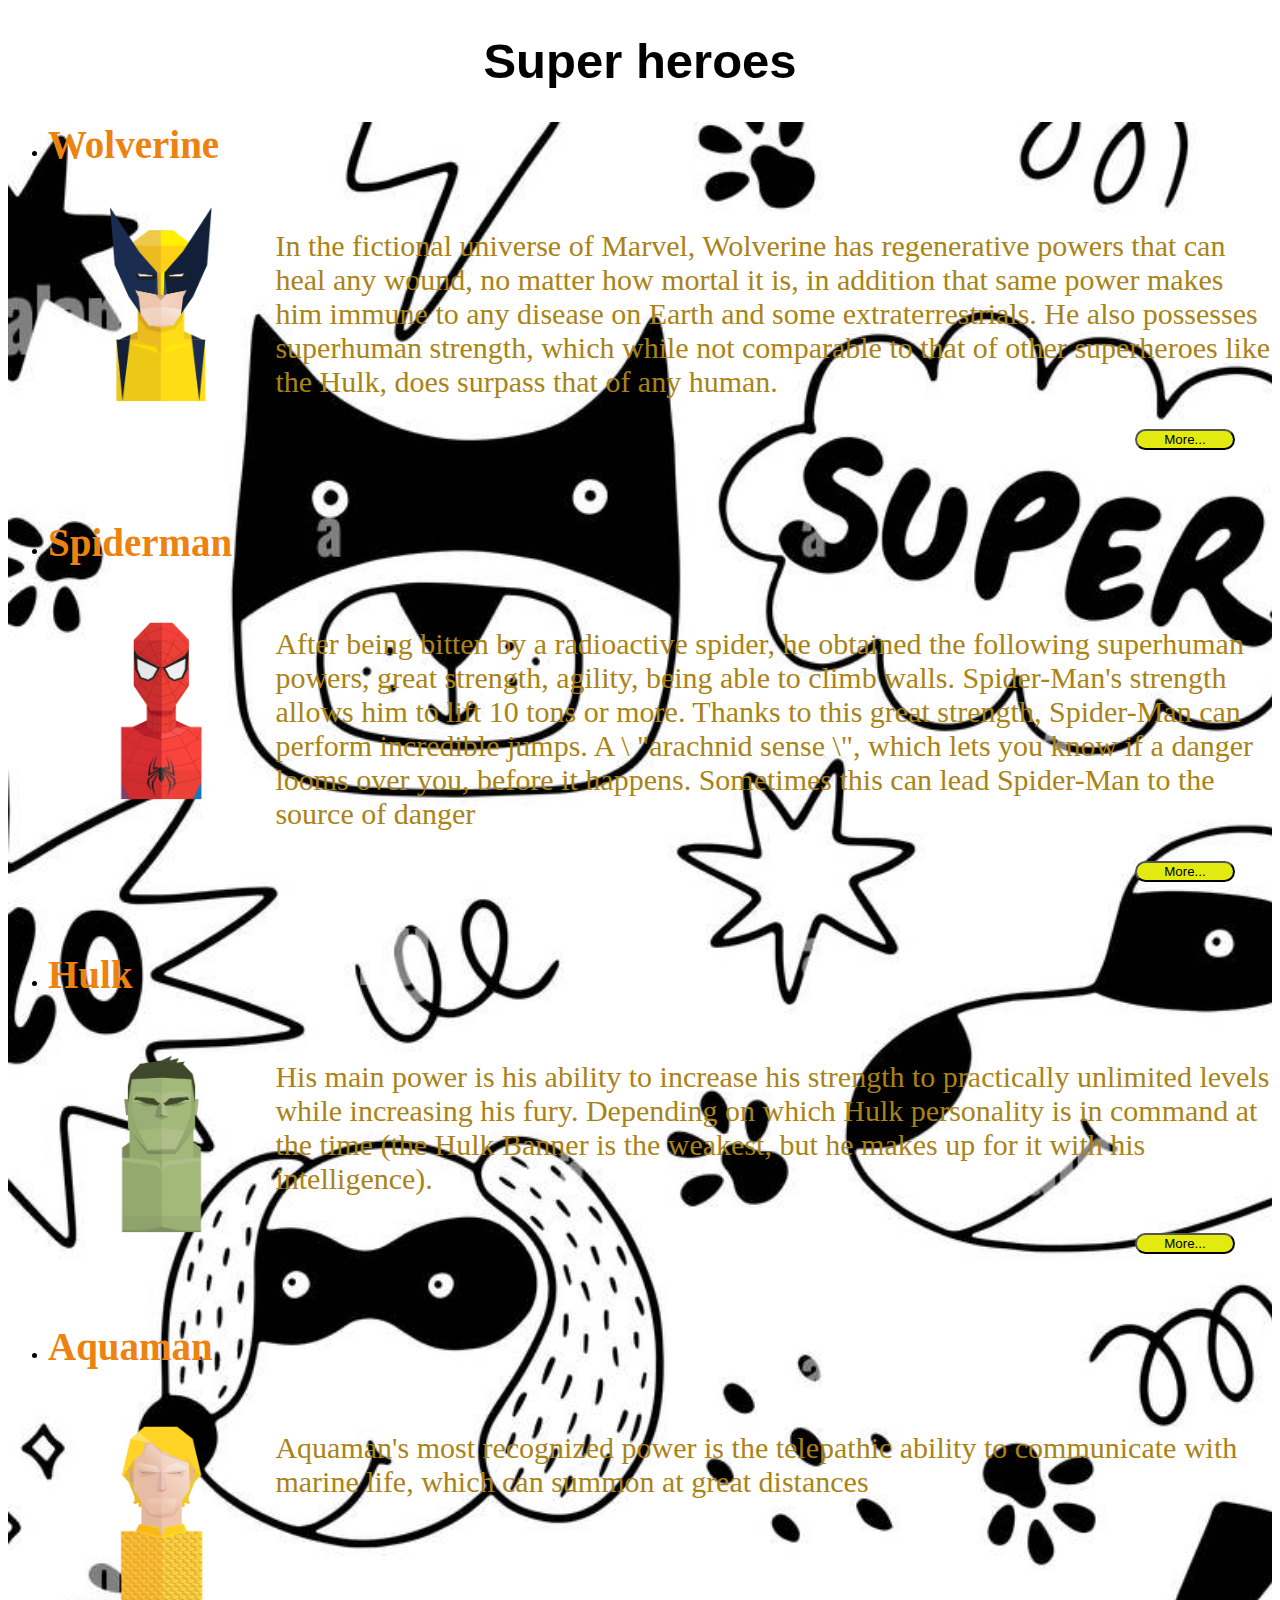
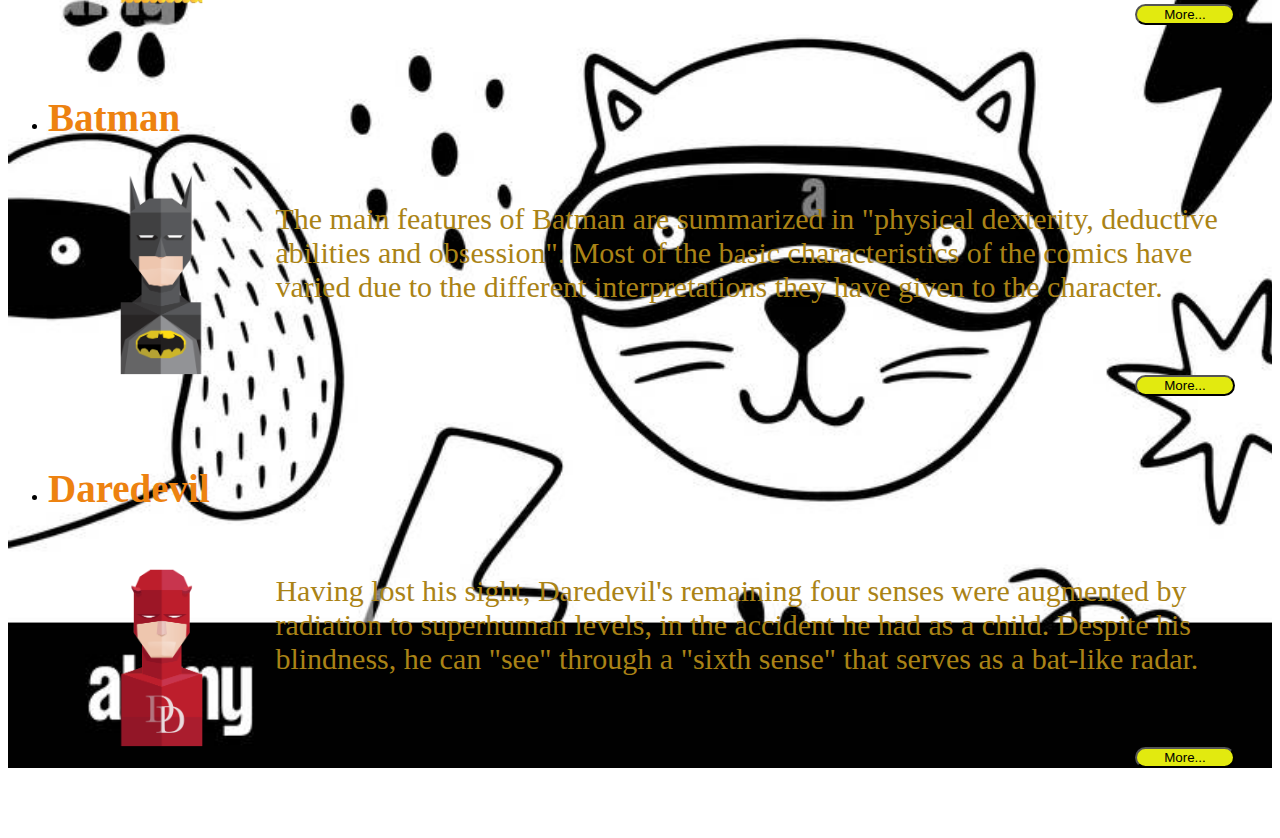
<file: 5-flexbox/assets/index.html>
<!DOCTYPE html>
<html lang="en">

<head>
    <meta charset="UTF-8">
    <meta name="viewport" content="width=device-width, initial-scale=1.0">
    <link rel="stylesheet" href="style.css">
    <title>Document</title>
    <link rel="stylesheet" href="style.css">
</head>

<body>
    <h1>Super heroes</h1>
    <main>
    <ul>
        <li>
            <h2>Wolverine</h2>
            <div class="content">
                <img src="wolverine.png" alt="wolverine">
                <p>
                    In the fictional universe of Marvel, Wolverine has regenerative powers that can heal any wound, no
                    matter how mortal it is, in addition that same power makes him immune to any disease on Earth and
                    some extraterrestrials. He also possesses superhuman strength, which while not comparable to that of
                    other superheroes like the Hulk, does surpass that of any human.
                </p>
            </div>
            <div class="btn">
            <button type="button" class="heroe-button" >More...</button>
        </div>
        </li>
        <li>
            <h2>Spiderman</h2>
            <div class="content">
                <img src="spiderman.png" alt="spiderman">
                <p>
                    After being bitten by a radioactive spider, he obtained the following superhuman powers, great
                    strength,
                    agility, being able to climb walls. Spider-Man's strength allows him to lift 10 tons or more. Thanks
                    to
                    this great strength, Spider-Man can perform incredible jumps. A \ "arachnid sense \", which lets you
                    know if a danger looms over you, before it happens. Sometimes this can lead Spider-Man to the source
                    of
                    danger
                </p>
            </div>
            <div class="btn">
            <button type="button" class="heroe-button" >More...</button>
        </div>
        </li>
        <li>
            <h2>Hulk</h2>
            <div class="content">
                <img src="hulk.png" alt="Hulk">
                <p>
                    His main power is his ability to increase his strength to practically unlimited levels while
                    increasing
                    his fury. Depending on which Hulk personality is in command at the time (the Hulk Banner is the
                    weakest,
                    but he makes up for it with his intelligence).
                </p>
            </div>
            <div class="btn">
            <button type="button" class="heroe-button" >More...</button>
        </div>
        </li>
        <li>
            <h2>Aquaman</h2>
            <div class="content">
                <img src="aquaman.png" alt="Aquaman">
                <p>
                    Aquaman's most recognized power is the telepathic ability to communicate with marine life, which can
                    summon at great distances
                </p>
            </div>
            <div class="btn">
            <button type="button" class="heroe-button" >More...</button>
        </div>
        </li>
        <li>
            <h2>Batman</h2>
            <div class="content">
                <img src="batman.png" alt="Batman">
                <p>
                    The main features of Batman are summarized in "physical dexterity, deductive abilities and
                    obsession".
                    Most of the basic characteristics of the comics have varied due to the different interpretations
                    they
                    have given to the character.
                </p>
            </div>
            <div class="btn">
            <button type="button" class="heroe-button" >More...</button>
        </div>
        </li>
        <li>
            <h2>Daredevil</h2>
            <div class="content">
                <img src="daredevil.png" alt="Daredevil">
                <p>
                    Having lost his sight, Daredevil's remaining four senses were augmented by radiation to superhuman
                    levels, in the accident he had as a child. Despite his blindness, he can "see" through a "sixth
                    sense"
                    that serves as a bat-like radar.
                </p>
            </div>
            <div class="btn">
            <button type="button" class="heroe-button" >More...</button>
        </div>
        </li>
    </ul>
</main>
</body>

</html>
</file>
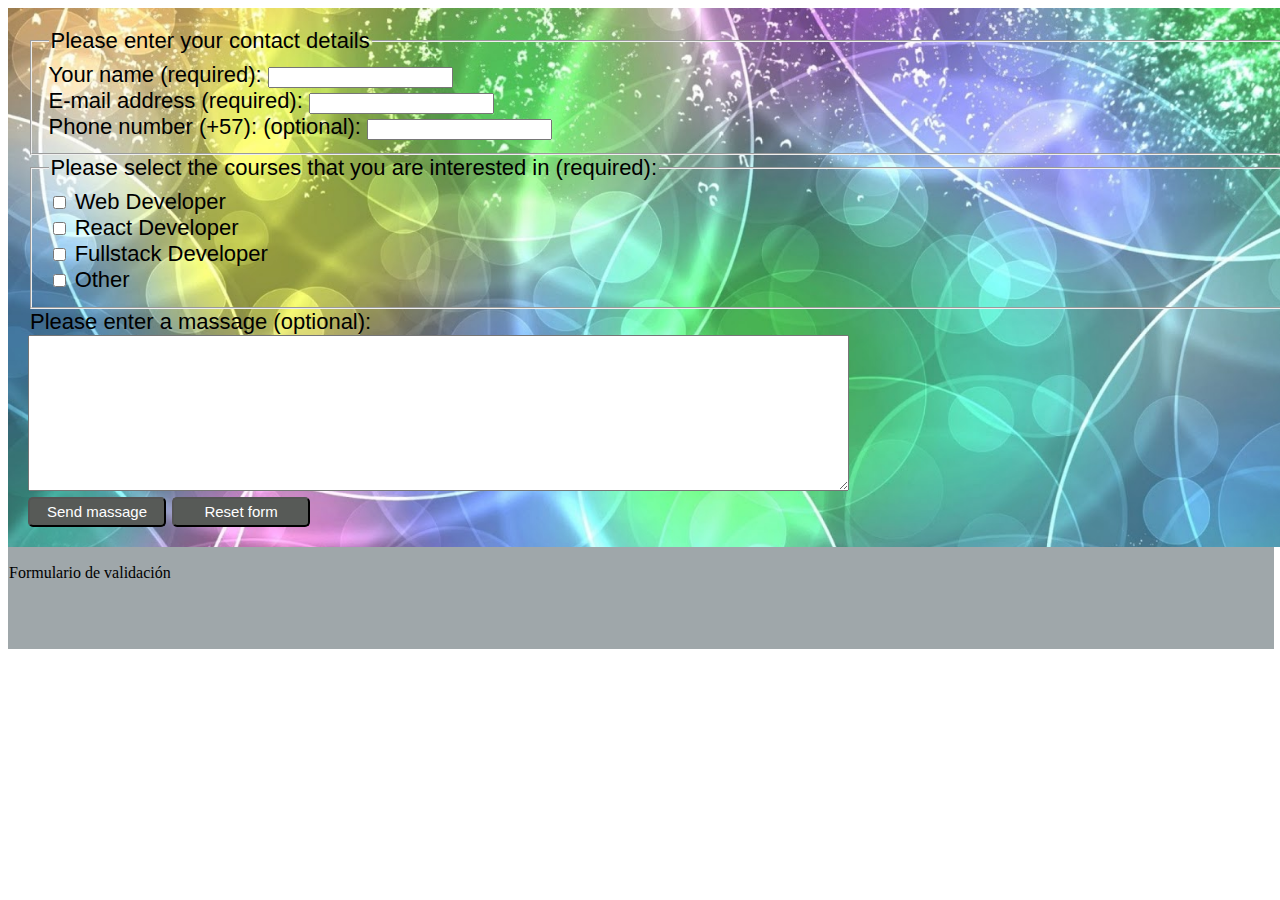
<file: 1-the-basics/form.html>
<!DOCTYPE html>
<html lang="en">
<head>
    <meta charset="UTF-8">
    <meta http-equiv="X-UA-Compatible" content="IE=edge">
    <meta name="viewport" content="width=device-width, initial-scale=1.0">
    <title>document</title>
    <link rel="stylesheet" href="style.css">

</head>
<body>
    <form class="contenido-p" action="">
        <fieldset>
        <legend>Please enter your contact details</legend>
        <label for="name">Your name (required):</label>
        <input type="text" id="name" name="name" required><br>
        <label for="mail">E-mail address (required):</label>
        <input type="email" id="mail" name="user_mail" required><br>
        <label for="namber">Phone number (+57): (optional):</label>
        <input type="number" id="namber" name="user_mail" required>
        </fieldset>
        <fieldset>
        <legend>Please select the courses that you are interested in (required):</legend>
        <input type="checkbox" id="cbox1" value="checkbox" required>
        <label for="cbox1">Web Developer</label><br>
        <input type="checkbox" id="cbox2" value="checkbox" required>
        <label for="cbox2">React Developer</label><br>
        <input type="checkbox" id="cbox3" value="checkbox" required>
        <label for="cbox3">Fullstack Developer</label><br>
        <input type="checkbox" id="cbox4" value="checkbox" required>
        <label for="cbox4">Other</label><br>

    </fieldset>
        <legend>Please enter a massage (optional):</legend>
        <label for="text"></label>
        <textarea name="text" id="text" cols="100" rows="10"></textarea><br>
        <button class="btn" type="submit">Send massage</button>
        <button class="btn" aria-label="Close" type="reset">Reset form</button>
    </form>
    <footer class="footer">
        <p>Formulario de validación</p>
    </footer>

</body> 
</html>
</file>
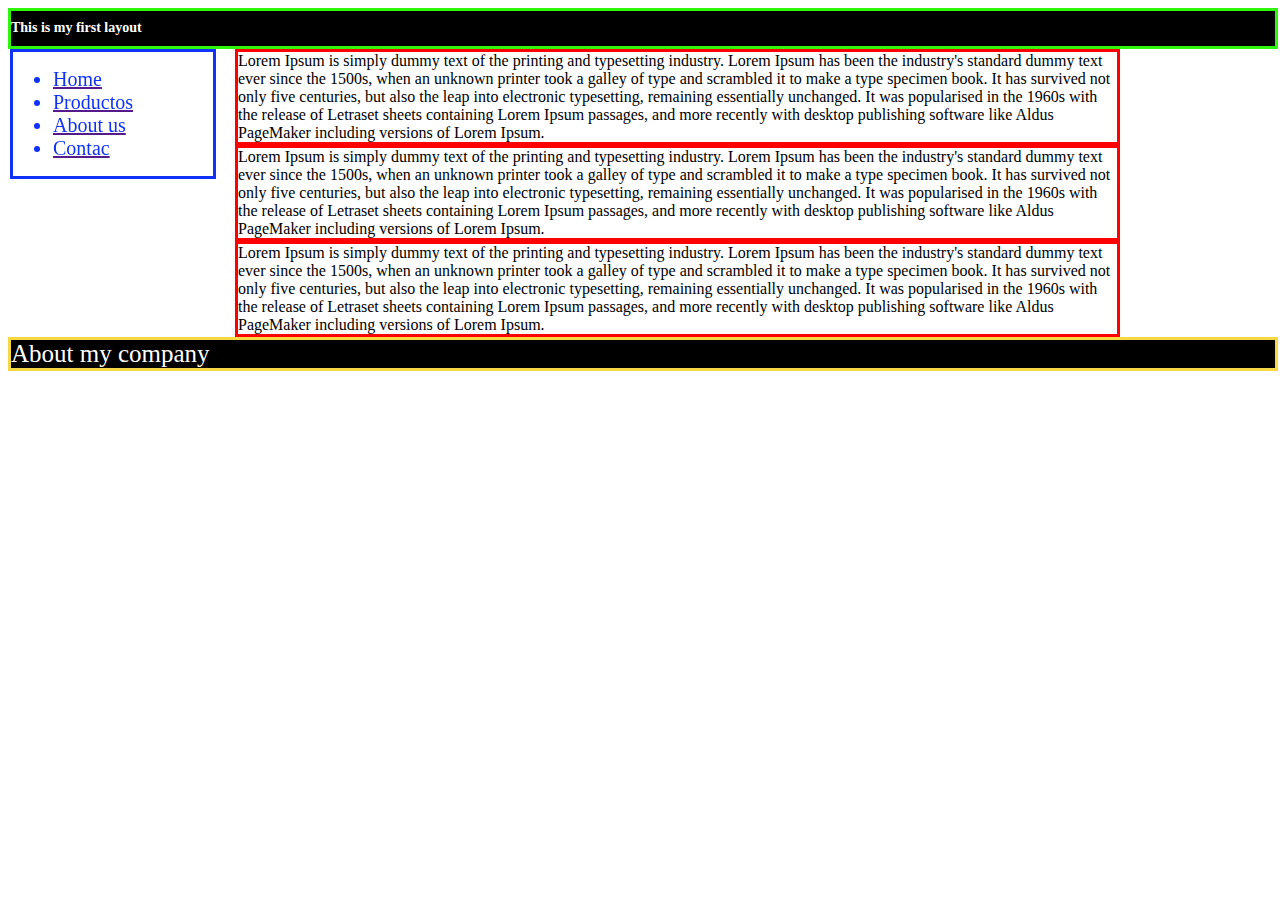
<file: 2-positioning/positioning.html>
<!DOCTYPE html>
<html lang="en">
  <head>
    <meta charset="UTF-8" />
    <meta http-equiv="X-UA-Compatible" content="IE=edge" />
    <meta name="viewport" content="width=device-width, initial-scale=1.0" />
    <title>Position</title>
    <link rel="stylesheet" href="style.css" />
  </head>
  <body>
    
      <header class="header">
        <h1>This is my first layout</h1>
      </header>

      <nav class="cont-p">
        <ul class="cont-indice">
          <a href=""><li class="indice">Home</li></a>
          <a href=""><li class="indice">Productos</li></a>
          <a href=""><li class="indice">About us</li></a>
          <a href=""><li class="indice">Contac</li></a>
        </ul>
      </nav>

      <section class="cont-2">
        <p>
          Lorem Ipsum is simply dummy text of the printing and typesetting
          industry. Lorem Ipsum has been the industry's standard dummy text ever
          since the 1500s, when an unknown printer took a galley of type and
          scrambled it to make a type specimen book. It has survived not only
          five centuries, but also the leap into electronic typesetting,
          remaining essentially unchanged. It was popularised in the 1960s with
          the release of Letraset sheets containing Lorem Ipsum passages, and
          more recently with desktop publishing software like Aldus PageMaker
          including versions of Lorem Ipsum.
        </p>
      </section>
      <section class="cont-2">
        <p>
          Lorem Ipsum is simply dummy text of the printing and typesetting
          industry. Lorem Ipsum has been the industry's standard dummy text ever
          since the 1500s, when an unknown printer took a galley of type and
          scrambled it to make a type specimen book. It has survived not only
          five centuries, but also the leap into electronic typesetting,
          remaining essentially unchanged. It was popularised in the 1960s with
          the release of Letraset sheets containing Lorem Ipsum passages, and
          more recently with desktop publishing software like Aldus PageMaker
          including versions of Lorem Ipsum.
        </p>
      </section>
      <section class="cont-2">
        <p>
          Lorem Ipsum is simply dummy text of the printing and typesetting
          industry. Lorem Ipsum has been the industry's standard dummy text ever
          since the 1500s, when an unknown printer took a galley of type and
          scrambled it to make a type specimen book. It has survived not only
          five centuries, but also the leap into electronic typesetting,
          remaining essentially unchanged. It was popularised in the 1960s with
          the release of Letraset sheets containing Lorem Ipsum passages, and
          more recently with desktop publishing software like Aldus PageMaker
          including versions of Lorem Ipsum.
        </p>
      </section>
      <footer>
        About my company
      </footer>
    
  </body>
</html>
</file>
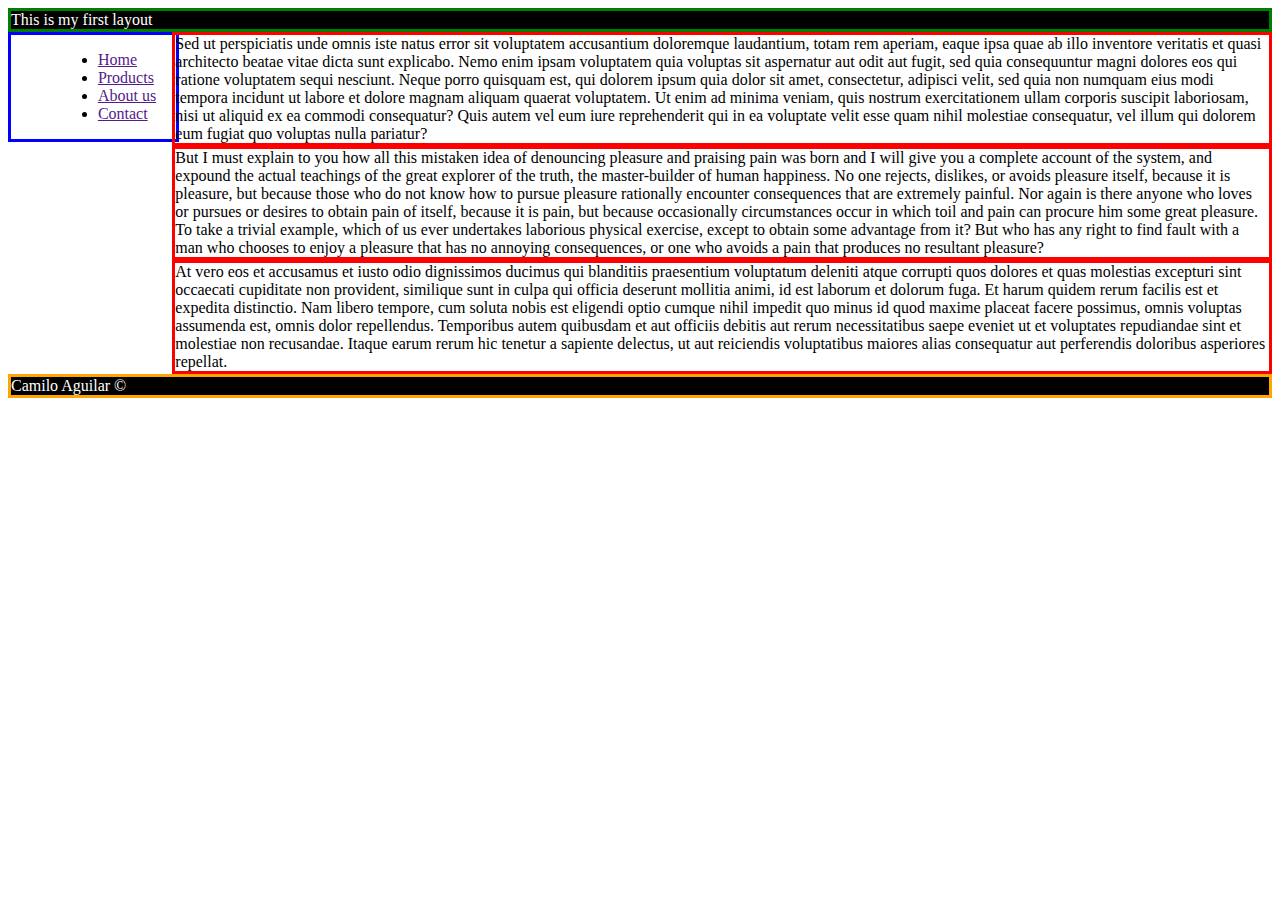
<file: 3-box-model/positioning.html>
<!DOCTYPE HTML>
<html>
    <head>
        <meta charset="UTF-8">
        <meta name="viewport" content="width=device-width, initial-scale=1.0" />
        <meta name="description" content="TEXT">
        <!--------------------------------- MetaTags Twitter ---------------------------------------------->
        <meta name="twitter:card" value="summary">
        <meta name="twitter:title" content="TEXT">
        <meta name="twitter:description" content="TEXT">
        <meta name="twitter:creator" content="@CAMILO ANDRES AGUILAR ALBORNOZ">
        <!---------------------------------- MetaTags OG -------------------------------------------------->
        <meta property="og:title" content="TEXT" />
        <meta property="og:type" content="article" />
        <meta property="og:description" content="TEXT" />
        <meta property="og:site_name" content="TEXT" />
        <!----------------------------------- Styles ------------------------------------------------------>
        <link href="./styles/styles.css" type="text/css" rel="stylesheet">
        <title>Text</title>
    </head>
    <body>
        <header>
            This is my first layout
        </header>
        <nav id="menu">
            <ul>
                <li>
                    <a href="">Home</a>
                </li>
                <li>
                    <a href="">Products</a>
                </li>
                <li>
                    <a href="">About us</a>
                </li>
                <li>
                    <a href="">Contact</a>
                </li>
            </ul>
        </nav>
        <section class="section">
            Sed ut perspiciatis unde omnis iste natus error sit voluptatem accusantium 
            doloremque laudantium, totam rem aperiam, eaque ipsa quae ab illo inventore 
            veritatis et quasi architecto beatae vitae dicta sunt explicabo. Nemo enim 
            ipsam voluptatem quia voluptas sit aspernatur aut odit aut fugit, sed quia 
            consequuntur magni dolores eos qui ratione voluptatem sequi nesciunt. 
            Neque porro quisquam est, qui dolorem ipsum quia dolor sit amet, consectetur, 
            adipisci velit, sed quia non numquam eius modi tempora incidunt ut labore et 
            dolore magnam aliquam quaerat voluptatem. Ut enim ad minima veniam, quis nostrum 
            exercitationem ullam corporis suscipit laboriosam, nisi ut aliquid ex ea commodi 
            consequatur? Quis autem vel eum iure reprehenderit qui in ea voluptate velit esse 
            quam nihil molestiae consequatur, vel illum qui dolorem eum fugiat quo voluptas 
            nulla pariatur?
        </section>
        <section class="section">
            But I must explain to you how all this mistaken idea of denouncing pleasure and 
            praising pain was born and I will give you a complete account of the system, and 
            expound the actual teachings of the great explorer of the truth, the master-builder 
            of human happiness. No one rejects, dislikes, or avoids pleasure itself, because it 
            is pleasure, but because those who do not know how to pursue pleasure rationally 
            encounter consequences that are extremely painful. Nor again is there anyone who loves 
            or pursues or desires to obtain pain of itself, because it is pain, but because 
            occasionally circumstances occur in which toil and pain can procure him some great 
            pleasure. To take a trivial example, which of us ever undertakes laborious physical 
            exercise, except to obtain some advantage from it? But who has any right to find fault
            with a man who chooses to enjoy a pleasure that has no annoying consequences, or one
            who avoids a pain that produces no resultant pleasure?
        </section>
        <section class="section">
            At vero eos et accusamus et iusto odio dignissimos ducimus qui blanditiis praesentium 
            voluptatum deleniti atque corrupti quos dolores et quas molestias excepturi sint 
            occaecati cupiditate non provident, similique sunt in culpa qui officia deserunt 
            mollitia animi, id est laborum et dolorum fuga. Et harum quidem rerum facilis est et
            expedita distinctio. Nam libero tempore, cum soluta nobis est eligendi optio cumque 
            nihil impedit quo minus id quod maxime placeat facere possimus, omnis voluptas assumenda
            est, omnis dolor repellendus. Temporibus autem quibusdam et aut officiis debitis aut 
            rerum necessitatibus saepe eveniet ut et voluptates repudiandae sint et molestiae non 
            recusandae. Itaque earum rerum hic tenetur a sapiente delectus, ut aut reiciendis 
            voluptatibus maiores alias consequatur aut perferendis doloribus asperiores repellat.
        </section>
        <footer>
            Camilo Aguilar &copy;
        </footer>
    </body>
</html>
</file>
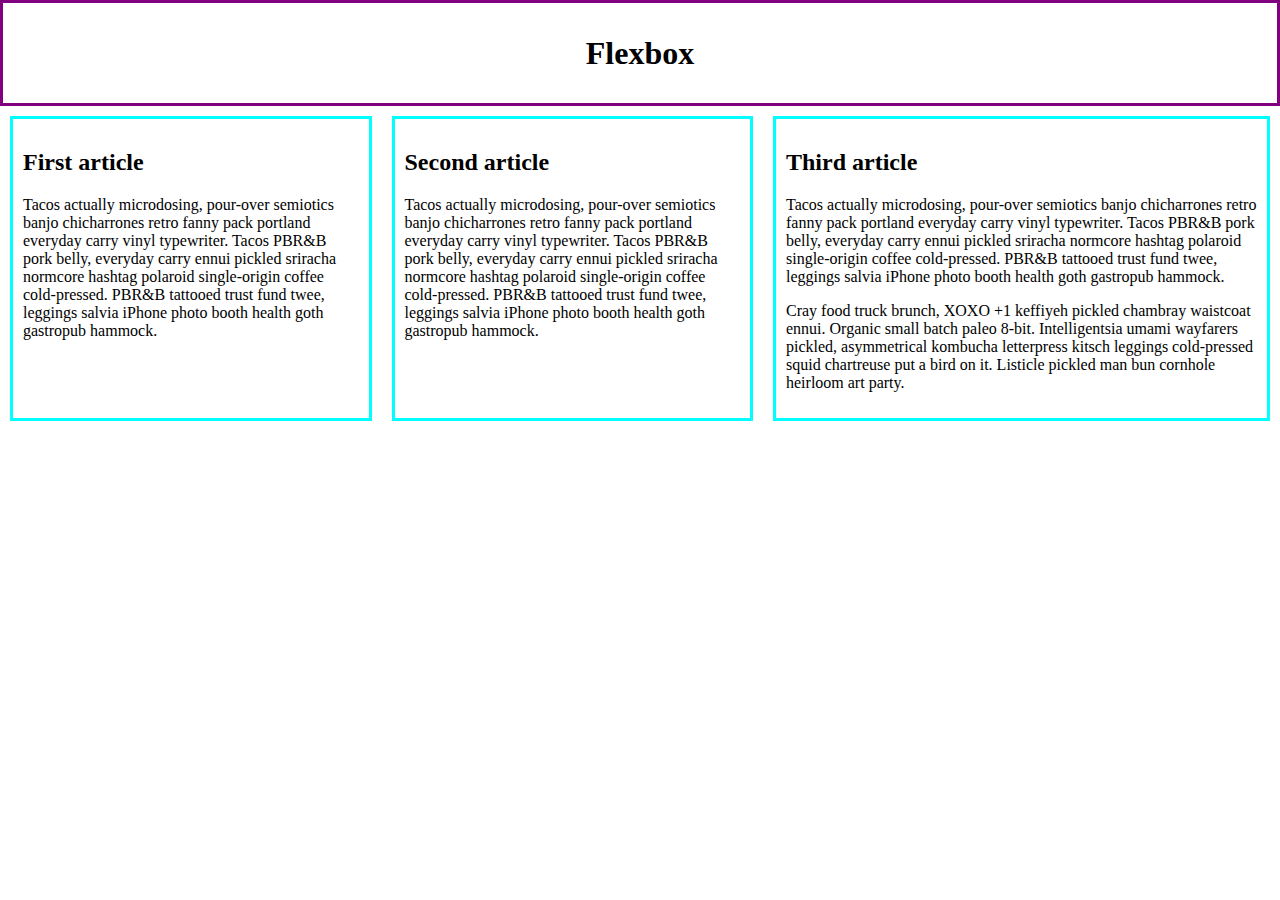
<file: 5-flexbox/examples/flexbox.html>
<!DOCTYPE html>
<html>
  <head>
    <meta charset="utf-8">
    <title>CSS Flexbox</title>
    <link rel="stylesheet" href="flexbox.css">
  </head>
  <body>
    <header>
      <h1>Flexbox</h1>
    </header>
    <section class="main-container">
      <article>
        <h2>First article</h2>
        <p>Tacos actually microdosing, pour-over semiotics banjo chicharrones retro fanny pack portland everyday carry vinyl typewriter. Tacos PBR&B pork belly, everyday carry ennui pickled sriracha normcore hashtag polaroid single-origin coffee cold-pressed. PBR&B tattooed trust fund twee, leggings salvia iPhone photo booth health goth gastropub hammock.</p>
      </article>

      <article>
        <h2>Second article</h2>
        <p>Tacos actually microdosing, pour-over semiotics banjo chicharrones retro fanny pack portland everyday carry vinyl typewriter. Tacos PBR&B pork belly, everyday carry ennui pickled sriracha normcore hashtag polaroid single-origin coffee cold-pressed. PBR&B tattooed trust fund twee, leggings salvia iPhone photo booth health goth gastropub hammock.</p>
      </article>

      <article>
        <h2>Third article</h2>
        <p>Tacos actually microdosing, pour-over semiotics banjo chicharrones retro fanny pack portland everyday carry vinyl typewriter. Tacos PBR&B pork belly, everyday carry ennui pickled sriracha normcore hashtag polaroid single-origin coffee cold-pressed. PBR&B tattooed trust fund twee, leggings salvia iPhone photo booth health goth gastropub hammock.</p>
        <p>Cray food truck brunch, XOXO +1 keffiyeh pickled chambray waistcoat ennui. Organic small batch paleo 8-bit. Intelligentsia umami wayfarers pickled, asymmetrical kombucha letterpress kitsch leggings cold-pressed squid chartreuse put a bird on it. Listicle pickled man bun cornhole heirloom art party.</p>
      </article>
    </section>
  </body>
</html>
</file>
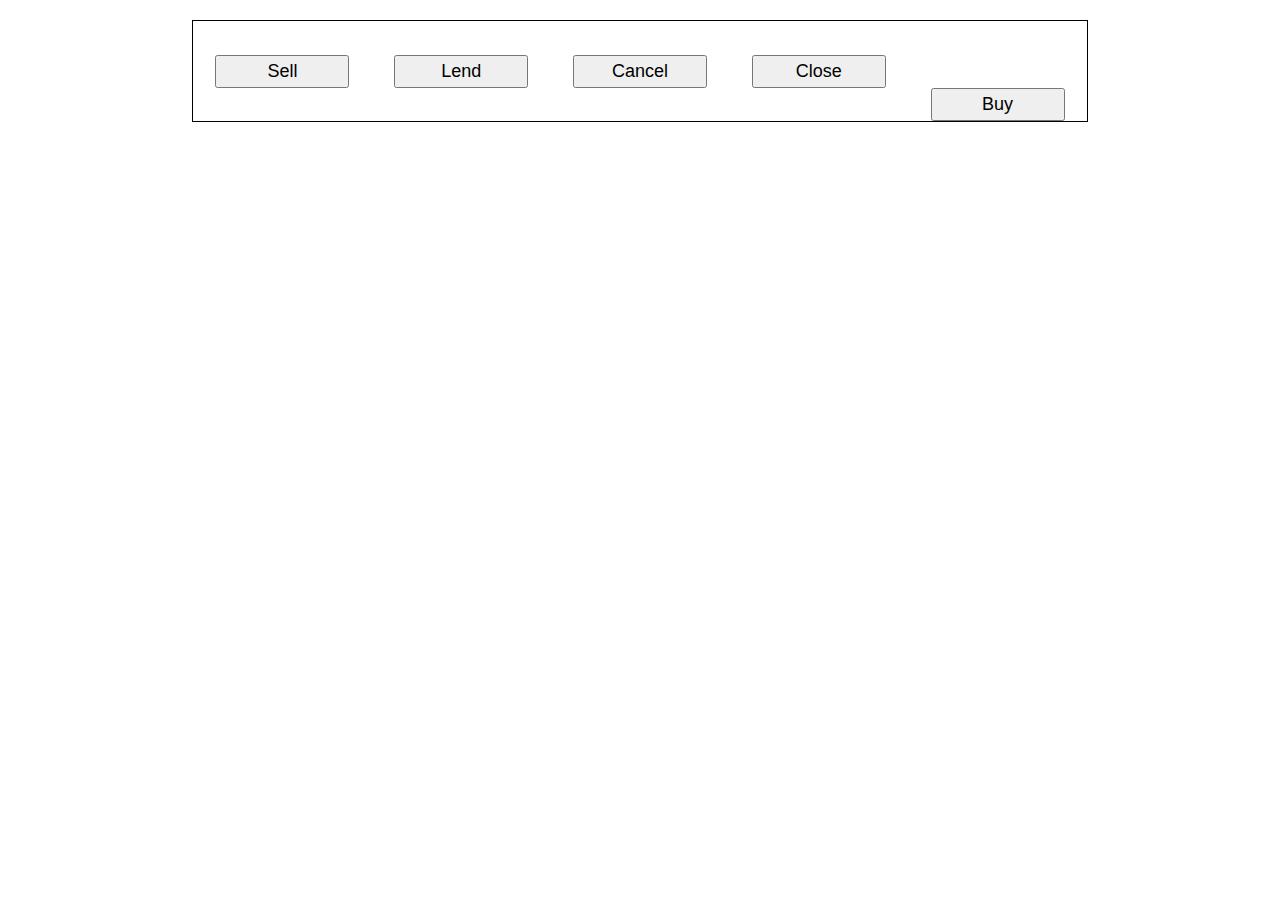
<file: 5-flexbox/examples/flexbox2.html>
<!DOCTYPE html>
<html>
  <head>
    <meta charset="utf-8">
    <title>CSS Flexbox 2</title>
    <link rel="stylesheet" href="flexbox2.css">
  </head>
  <body>
    <div class="main-container">
      <button>Buy</button>
      <button>Sell</button>
      <button>Lend</button>
      <button>Cancel</button>
      <button>Close</button>
    </div>
  </body>
</html>
</file>
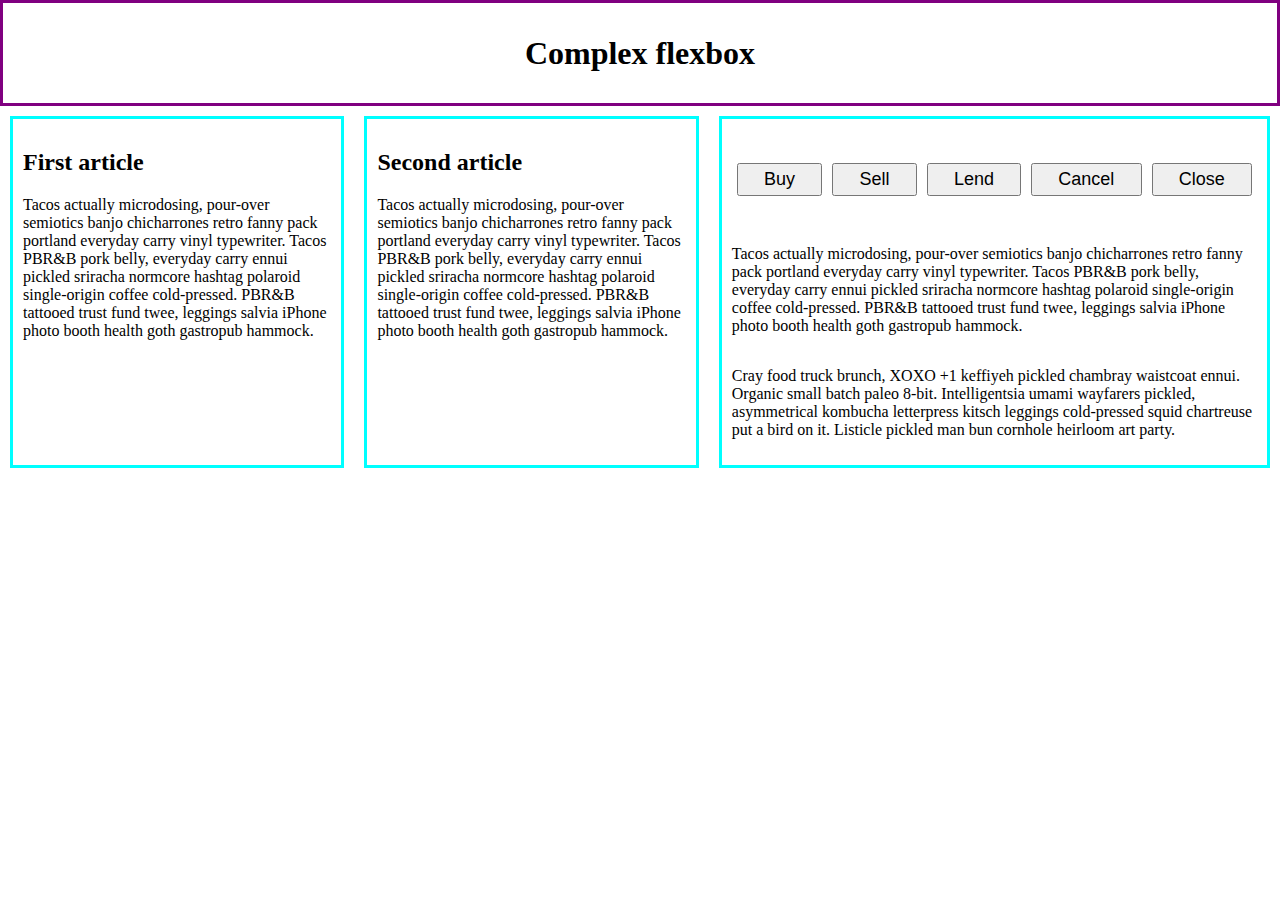
<file: 5-flexbox/examples/flexbox3.html>
<!DOCTYPE html>
<html>
  <head>
    <meta charset="utf-8">
    <title>CSS Flexbox 3</title>
    <link rel="stylesheet" href="flexbox3.css">
  </head>
  <body>
    <header>
      <h1>Complex flexbox</h1>
    </header>

    <section class="main-container">
      <article>
        <h2>First article</h2>
        <p>Tacos actually microdosing, pour-over semiotics banjo chicharrones retro fanny pack portland everyday carry vinyl typewriter. Tacos PBR&B pork belly, everyday carry ennui pickled sriracha normcore hashtag polaroid single-origin coffee cold-pressed. PBR&B tattooed trust fund twee, leggings salvia iPhone photo booth health goth gastropub hammock.</p>
      </article>

      <article>
        <h2>Second article</h2>
        <p>Tacos actually microdosing, pour-over semiotics banjo chicharrones retro fanny pack portland everyday carry vinyl typewriter. Tacos PBR&B pork belly, everyday carry ennui pickled sriracha normcore hashtag polaroid single-origin coffee cold-pressed. PBR&B tattooed trust fund twee, leggings salvia iPhone photo booth health goth gastropub hammock.</p>
      </article>
      <article>
        <div>
          <button>Buy</button>
          <button>Sell</button>
          <button>Lend</button>
          <button>Cancel</button>
          <button>Close</button>
        </div>
        <div>
          <p>Tacos actually microdosing, pour-over semiotics banjo chicharrones retro fanny pack portland everyday carry vinyl typewriter. Tacos PBR&B pork belly, everyday carry ennui pickled sriracha normcore hashtag polaroid single-origin coffee cold-pressed. PBR&B tattooed trust fund twee, leggings salvia iPhone photo booth health goth gastropub hammock.</p>
        </div>
        <div>
          <p>Cray food truck brunch, XOXO +1 keffiyeh pickled chambray waistcoat ennui. Organic small batch paleo 8-bit. Intelligentsia umami wayfarers pickled, asymmetrical kombucha letterpress kitsch leggings cold-pressed squid chartreuse put a bird on it. Listicle pickled man bun cornhole heirloom art party.</p>
        </div>
      </article>
    </section>
  </body>
</html>
</file>
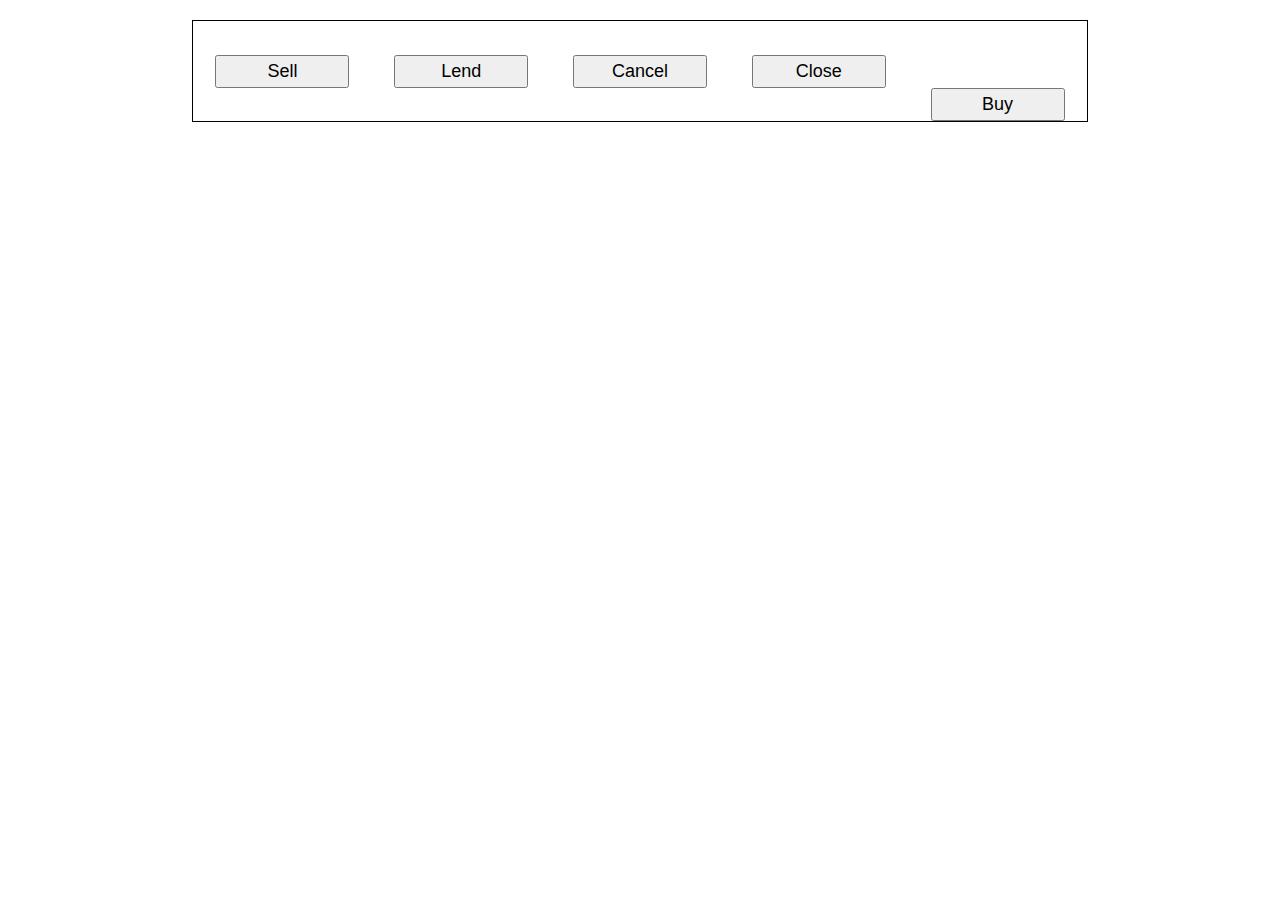
<file: 6-flexbox/examples/flexbox2.html>
<!DOCTYPE html>
<html>
  <head>
    <meta charset="utf-8">
    <title>CSS Flexbox 2</title>
    <link rel="stylesheet" href="flexbox2.css">
  </head>
  <body>
    <div class="main-container">
      <button>Buy</button>
      <button>Sell</button>
      <button>Lend</button>
      <button>Cancel</button>
      <button>Close</button>
    </div>
  </body>
</html>
</file>
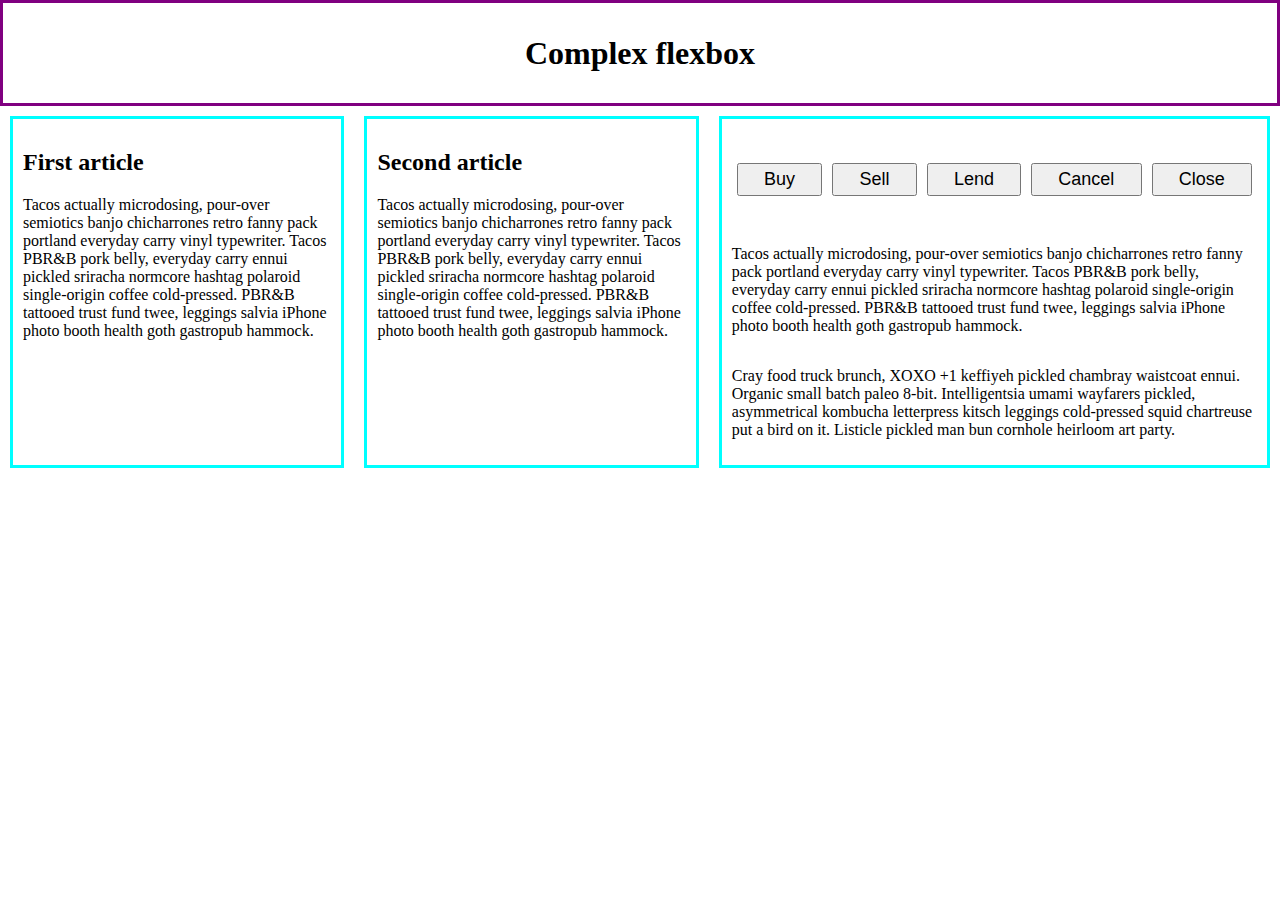
<file: 6-flexbox/examples/flexbox3.html>
<!DOCTYPE html>
<html>
  <head>
    <meta charset="utf-8">
    <title>CSS Flexbox 3</title>
    <link rel="stylesheet" href="flexbox3.css">
  </head>
  <body>
    <header>
      <h1>Complex flexbox</h1>
    </header>

    <section class="main-container">
      <article>
        <h2>First article</h2>
        <p>Tacos actually microdosing, pour-over semiotics banjo chicharrones retro fanny pack portland everyday carry vinyl typewriter. Tacos PBR&B pork belly, everyday carry ennui pickled sriracha normcore hashtag polaroid single-origin coffee cold-pressed. PBR&B tattooed trust fund twee, leggings salvia iPhone photo booth health goth gastropub hammock.</p>
      </article>

      <article>
        <h2>Second article</h2>
        <p>Tacos actually microdosing, pour-over semiotics banjo chicharrones retro fanny pack portland everyday carry vinyl typewriter. Tacos PBR&B pork belly, everyday carry ennui pickled sriracha normcore hashtag polaroid single-origin coffee cold-pressed. PBR&B tattooed trust fund twee, leggings salvia iPhone photo booth health goth gastropub hammock.</p>
      </article>
      <article>
        <div>
          <button>Buy</button>
          <button>Sell</button>
          <button>Lend</button>
          <button>Cancel</button>
          <button>Close</button>
        </div>
        <div>
          <p>Tacos actually microdosing, pour-over semiotics banjo chicharrones retro fanny pack portland everyday carry vinyl typewriter. Tacos PBR&B pork belly, everyday carry ennui pickled sriracha normcore hashtag polaroid single-origin coffee cold-pressed. PBR&B tattooed trust fund twee, leggings salvia iPhone photo booth health goth gastropub hammock.</p>
        </div>
        <div>
          <p>Cray food truck brunch, XOXO +1 keffiyeh pickled chambray waistcoat ennui. Organic small batch paleo 8-bit. Intelligentsia umami wayfarers pickled, asymmetrical kombucha letterpress kitsch leggings cold-pressed squid chartreuse put a bird on it. Listicle pickled man bun cornhole heirloom art party.</p>
        </div>
      </article>
    </section>
  </body>
</html>
</file>
<file: 5-flexbox/assets/style.css>
h1{
    text-align: center;
    font-family: Arial, Helvetica, sans-serif;
    color: black;
    font-size: 49px;
}
main{
    background-image: url(img-super-heroe/fondo4.jpg);
    background-size: cover;
    background-repeat: no-repeat;
    width: 100%;
    height: 100%;
}

.content {
    display: flex;
    flex-direction: row;
}
h2{
    font-size: 39px;
    color: #ed8210;
}
.btn{
    display: flex; 
    flex-direction: row-reverse;
}
.btn button{
    margin: 0 37px;
    width: 100px;
    border-radius: 30px;
    background-color: #e2ea0f;
}
li{
    margin-bottom: 70px;
}

img{
    width: 239px;
    height: 203px
}
p{
    font-size: 30px;
    color: #aa8316;
}
</file>
<file: 1-the-basics/style.css>
.contenido-p{
    font-family: Arial, Helvetica, sans-serif;
    font-size: 22px;
    background-image: url(img-form/Burbujas-de-colores_Abstract-Wallpapers.jpg) ;
    background-size: cover;
    background-repeat: no-repeat;
    width: 100%;
    padding: 20px;
 }
 .btn:hover{
     background-color: #133e11;
     color: #6294a6;
     font-family: Arial, Helvetica, sans-serif;
 
 }
 .btn{
     width: 138px;
     height: 30px;
     border-radius: 5px;
     background-color: #575a57;
     color: white;
     font-size: 15px;
 }
 .footer{
     background-color: #9fa7aa;
     height: 100px;
     margin: 0px;
     padding: 1px;
     width: 100%;;
 }
</file>
<file: 2-positioning/style.css>
.header{
    width: 100%;
    background-color: black;
    color: white;
    font-size: 7px;
    border-width: 3px;
    border-style: solid;
    border-color: #2ff60b;
}

.cont-p{
    width: 200px;
    border-width: 3px;
    border-style: solid;
    border-color: #1031f7;
    position: fixed;
    top: 49px;
    left: 10px;
}

.indice{
    color: #1031f7;
    text-decoration: #1031f7;
    font-size: 20px;
    
}

.cont-2{
    width: 70%;
    
    padding-left: 227px;
    margin: 0;
    display: inline-block;
}

.cont-2 p{
    border-width: 3px;
    border-style: solid;
    border-color: red;
    margin: 0px;
}
footer{
    background-color: black;
    width: 100%;
    color: white;
    font-size: 25px;
    border-width: 3px;
    border-style: solid;
    border-color: #f4d944;
}
</file>
<file: 3-box-model/styles/styles.css>
header {
    color: white;
    background-color: black;
    border: 3px solid green;
    position: sticky;
}

#menu {
    border: 3px solid blue;
    position: absolute;
    padding-left: 3.6625%;
    padding-right: 1.5625%;
    border-left: 1.5625%;
    border-right: 1.5625%;
    border-top: 1.5625%;
    border-bottom: 1.5625%;
}

.section {
    border: 3px solid red;
    position: relative;
    width: 86.5%;
    left: 13%;
}


footer {
    border: 3px solid orange;
    color: white;
    background-color: black;
}
</file>
<file: 5-flexbox/examples/flexbox.css>
body {
  margin: 0;
}

header {
  border: solid 3px purple;
  height: 100px;
}

h1 {
  line-height: 100px;
  margin: 0;
  text-align: center;
}

article {
  border: solid 3px aqua;
  flex: 1 200px;
  margin: 10px;
  padding: 10px;
}

article:nth-of-type(3) {
  flex: 2 200px;
}

.main-container {
  display: flex;
  flex-flow: row wrap;
}
</file>
<file: 5-flexbox/examples/flexbox2.css>
body {
  margin: 20px auto;
  max-width: 960px;
  width: 70%;
}

button {
  font-size: 18px;
  line-height: 1.5;
  width: 15%;
}

button:first-child {
  align-self: flex-end;
  order: 1;
}

.main-container {
  border: 1px solid black;
  height: 100px;
  display: flex;
  align-items: center;
  justify-content: space-around;
}
</file>
<file: 5-flexbox/examples/flexbox3.css>
body {
  margin: 0;
}
header {
  border: solid 3px purple;
  height: 100px;
}
h1 {
  line-height: 100px;
  margin: 0;
  text-align: center;
}
article {
  border: solid 3px aqua;
  margin: 10px;
  padding: 10px;
}

.main-container {
  display: flex;
}

article {
  flex: 1 200px;
}

article:nth-of-type(3) {
  flex: 3 200px;
  display: flex;
  flex-flow: column;
}

article:nth-of-type(3) div:first-child {
  flex: 1 100px;
  display: flex;
  flex-flow: row wrap;
  align-items: center;
  justify-content: space-around;
}

button {
  flex: 1 auto;
  margin: 5px;
  font-size: 18px;
  line-height: 1.5;
}
</file>
<file: 6-flexbox/examples/flexbox2.css>
body {
  margin: 20px auto;
  max-width: 960px;
  width: 70%;
}

button {
  font-size: 18px;
  line-height: 1.5;
  width: 15%;
}

button:first-child {
  align-self: flex-end;
  order: 1;
}

.main-container {
  border: 1px solid black;
  height: 100px;
  display: flex;
  align-items: center;
  justify-content: space-around;
}
</file>
<file: 6-flexbox/examples/flexbox3.css>
body {
  margin: 0;
}
header {
  border: solid 3px purple;
  height: 100px;
}
h1 {
  line-height: 100px;
  margin: 0;
  text-align: center;
}
article {
  border: solid 3px aqua;
  margin: 10px;
  padding: 10px;
}

.main-container {
  display: flex;
}

article {
  flex: 1 200px;
}

article:nth-of-type(3) {
  flex: 3 200px;
  display: flex;
  flex-flow: column;
}

article:nth-of-type(3) div:first-child {
  flex: 1 100px;
  display: flex;
  flex-flow: row wrap;
  align-items: center;
  justify-content: space-around;
}

button {
  flex: 1 auto;
  margin: 5px;
  font-size: 18px;
  line-height: 1.5;
}
</file>
